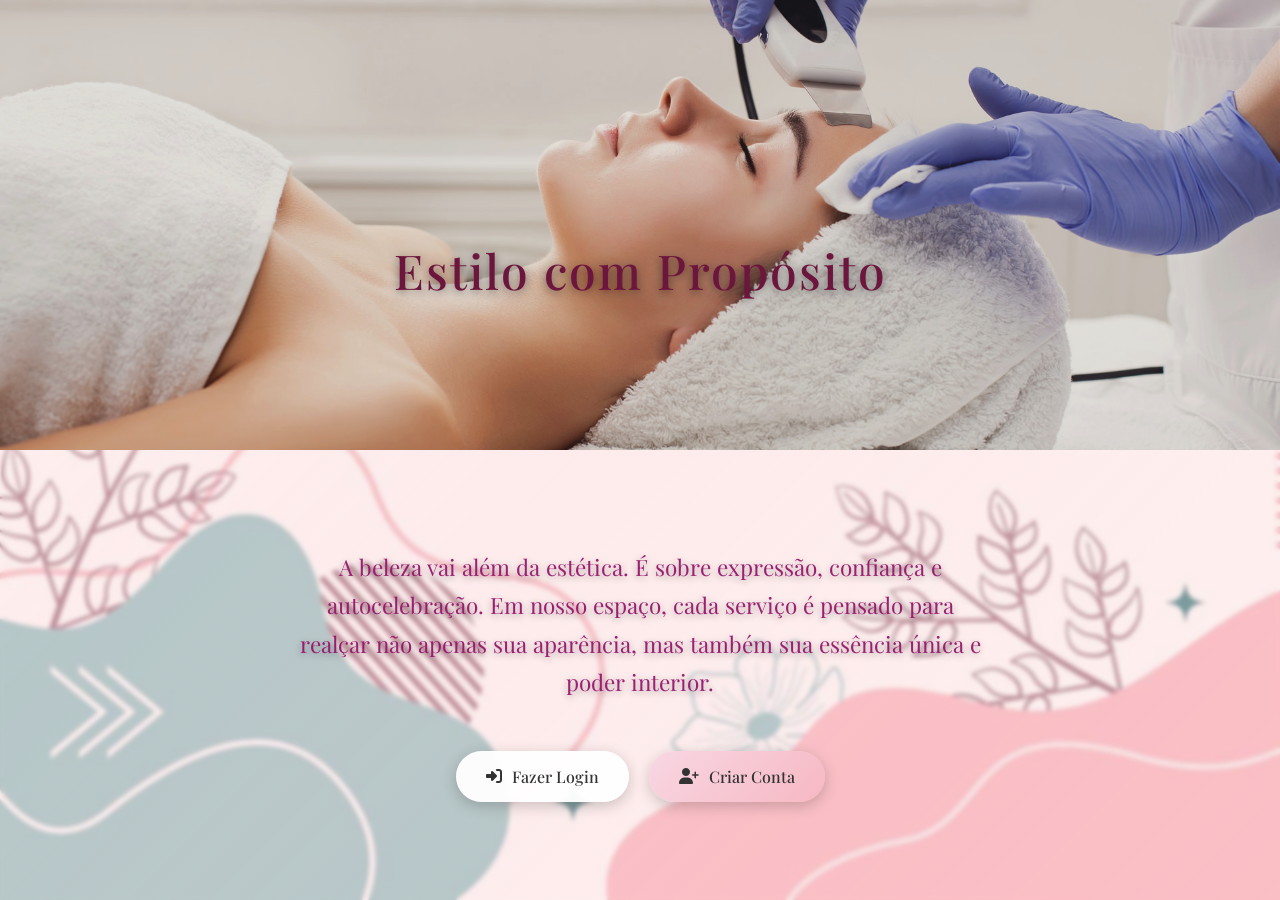
<file: src/public/html/index.html>
<!DOCTYPE html>
<html lang="pt-BR">
<head>
  <meta charset="UTF-8">
  <meta name="viewport" content="width=device-width, initial-scale=1.0">
  <link rel="stylesheet" href="https://cdnjs.cloudflare.com/ajax/libs/font-awesome/6.5.0/css/all.min.css">
  <link rel="stylesheet" href="../css/index.css">
  <title>Estilo com Propósito - Salão de Beleza</title>
</head>
<body>
  <div class="background-overlay"></div>
  
  <!-- METADE SUPERIOR: IMAGEM FULL WIDTH -->
  <section class="hero-section">
    <div class="image-container">
      <img src="../img/index.jpg" alt="Salão de Beleza Estilo com Propósito">
    </div>
    <div class="title-overlay">
      <h1 class="main-title">Estilo com Propósito</h1>
    </div>
  </section>

  <!-- METADE INFERIOR: CONTEÚDO SOLTO -->
  <section class="content-section">
    <p class="inspiration-text">
      A beleza vai além da estética. É sobre expressão, confiança e autocelebração. 
      Em nosso espaço, cada serviço é pensado para realçar não apenas sua aparência, 
      mas também sua essência única e poder interior.
    </p>
    
    <div class="cta-buttons">
      <button class="btn btn-login" onclick="window.location.href='/login'">
        <i class="fa-solid fa-right-to-bracket"></i>
        Fazer Login
      </button>
      <button class="btn btn-cadastro" onclick="window.location.href='/cadastro'">
        <i class="fa-solid fa-user-plus"></i>
        Criar Conta
      </button>
    </div>
  </section>
</body>
</html>
</file>
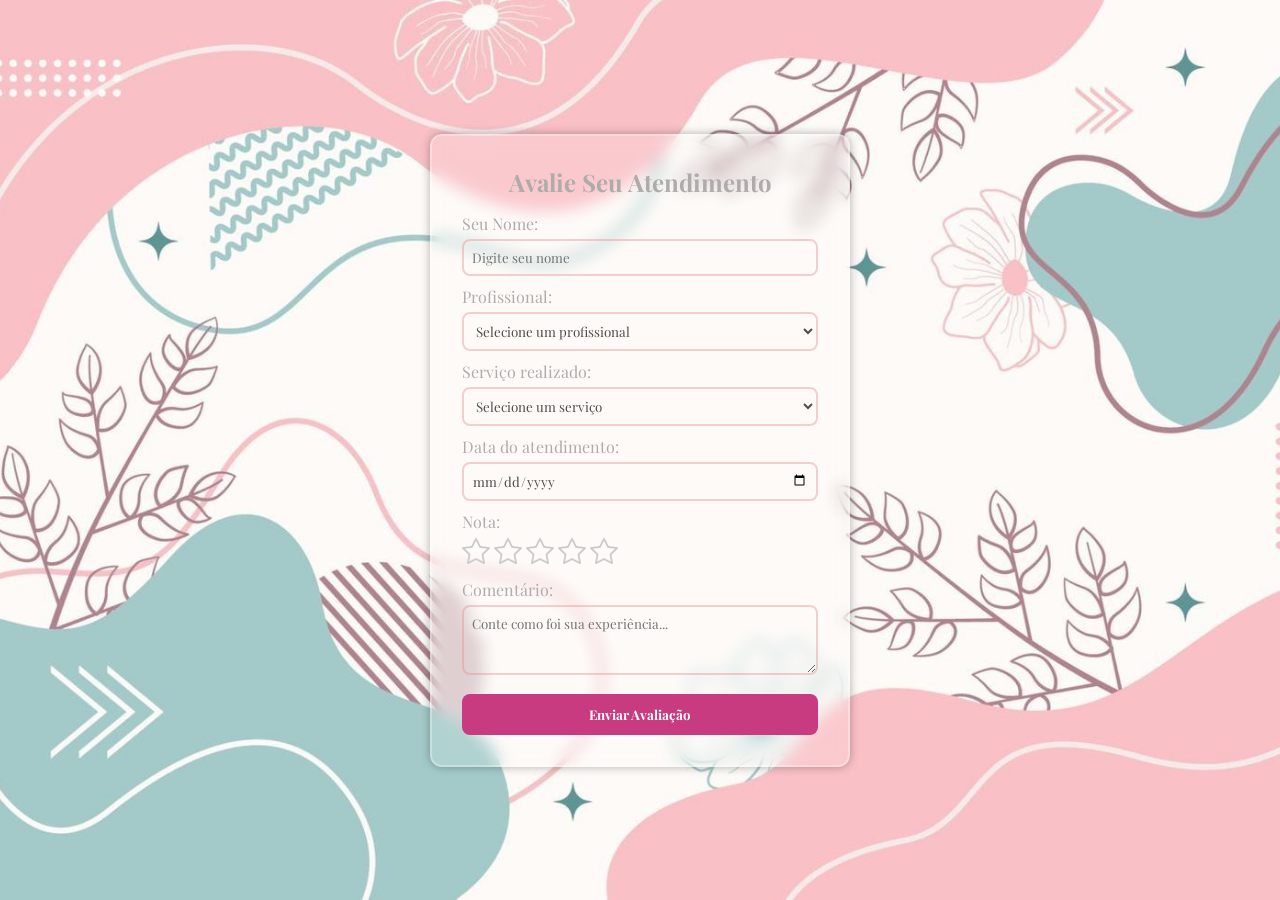
<file: src/public/html/avaliacao.html>
<!DOCTYPE html>
<html lang="pt-BR">
<head>
<meta charset="UTF-8">
<meta name="viewport" content="width=device-width, initial-scale=1.0">
<title>Avaliação - Salão Glamour</title>

<link rel="stylesheet" href="../css/avaliacao.css">

<!-- Bootstrap Icons (para estrelas) -->
<link rel="stylesheet" href="https://cdn.jsdelivr.net/npm/bootstrap-icons@1.11.1/font/bootstrap-icons.css">
</head>

<body>

<div class="container">
    <h2>Avalie Seu Atendimento</h2>

    <!-- FORM ADICIONADO AQUI -->
    <form id="formAvaliacao">
        <label>Seu Nome:</label>
        <input type="text" placeholder="Digite seu nome" required>

        <label>Profissional:</label>
        <select required>
            <option value="">Selecione um profissional</option>
            <option>Maria</option>
            <option>Ana</option>
            <option>Sofia</option>
        </select>

        <label>Serviço realizado:</label>
        <select required>
            <option value="">Selecione um serviço</option>
            <option>Escova e Hidratação</option>
            <option>Unhas em Gel</option>
            <option>Sobrancelha</option>
            <option>Maquiagem</option>
        </select>

        <label>Data do atendimento:</label>
        <input type="date" required>

        <label>Nota:</label>
        <div id="rating">
            <i class="bi bi-star star" data-value="1"></i>
            <i class="bi bi-star star" data-value="2"></i>
            <i class="bi bi-star star" data-value="3"></i>
            <i class="bi bi-star star" data-value="4"></i>
            <i class="bi bi-star star" data-value="5"></i>
        </div>

        <input type="hidden" id="rating-value" name="rating" value="0">

        <label>Comentário:</label>
        <textarea placeholder="Conte como foi sua experiência..."></textarea>

        <button type="submit">Enviar Avaliação</button>
    </form>
    <!-- FIM DO FORM -->
</div>

<script src="../js/avaliacao.js"></script>

</body>
</html>
</file>
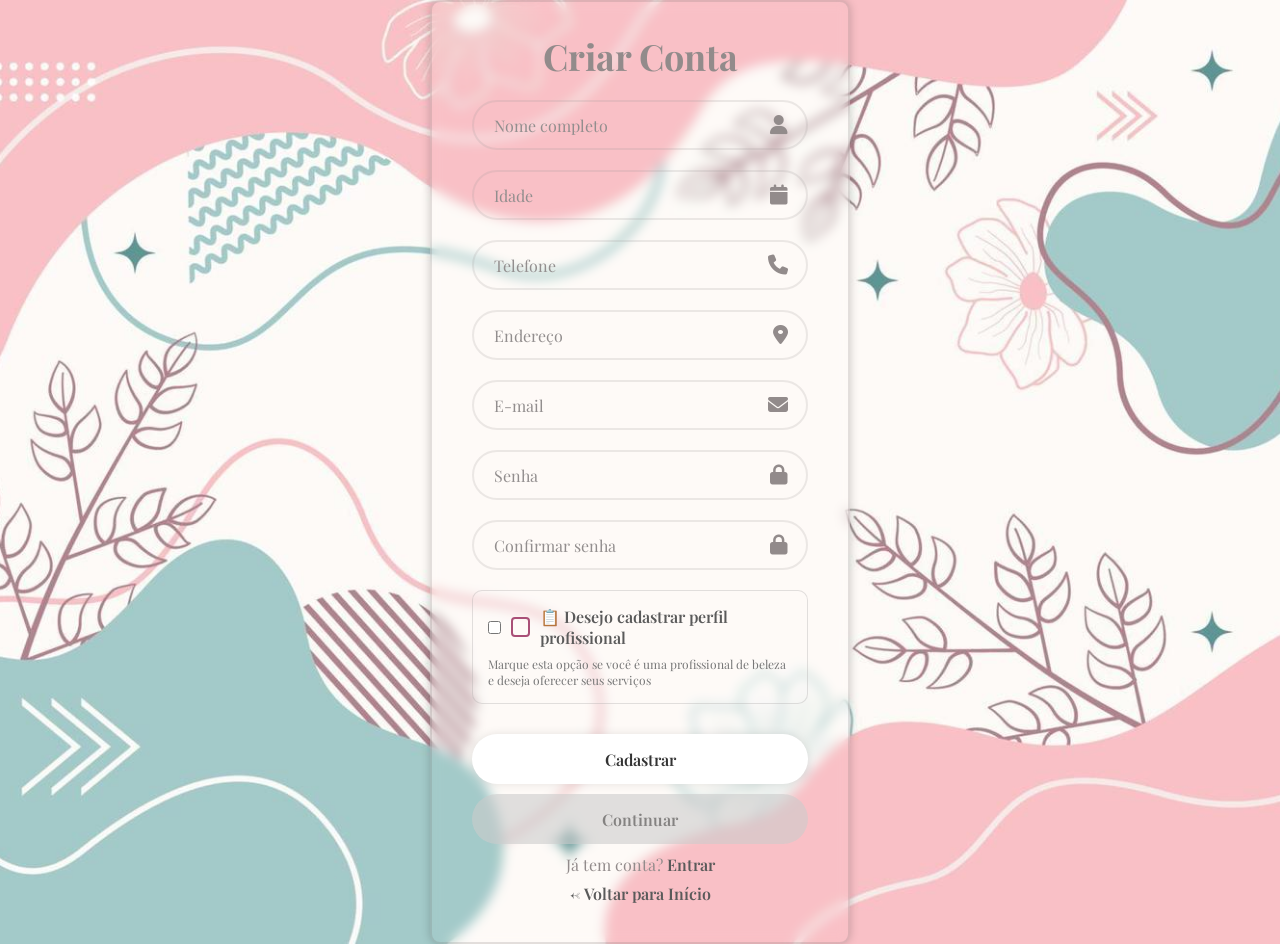
<file: src/public/html/cadastro.html>
<!DOCTYPE html>
<html lang="pt-br">
<head>
  <meta charset="UTF-8">
  <meta name="viewport" content="width=device-width, initial-scale=1.0">
  <link rel="stylesheet" href="https://cdnjs.cloudflare.com/ajax/libs/font-awesome/6.5.0/css/all.min.css">
  <link rel="stylesheet" href="../css/cadastro.css">
  <title>Criar Conta - Salão de Beleza</title>
</head>
<body>
  <main class="container">
    <h1>Criar Conta</h1>

    <div class="input-box">
      <input id="nome" placeholder="Nome completo" type="text">
      <i class="fa-solid fa-user"></i>
    </div>

    <div class="input-box">
      <input id="idade" placeholder="Idade" type="number" min="1">
      <i class="fa-solid fa-calendar"></i>
    </div>

    <div class="input-box">
      <input id="telefone" placeholder="Telefone" type="tel">
      <i class="fa-solid fa-phone"></i>
    </div>

    <div class="input-box">
      <input id="endereco" placeholder="Endereço" type="text">
      <i class="fa-solid fa-location-dot"></i>
    </div>

    <div class="input-box">
      <input id="email" placeholder="E-mail" type="email">
      <i class="fa-solid fa-envelope"></i>
    </div>

    <div class="input-box">
      <input id="senha" placeholder="Senha" type="password">
      <i class="fa-solid fa-lock"></i>
    </div>

    <div class="input-box">
      <input id="confirmar" placeholder="Confirmar senha" type="password">
      <i class="fa-solid fa-lock"></i>
    </div>

    <!-- Nova opção para cadastro profissional -->
    <div class="tipo-usuario-box">
      <label class="checkbox-label">
        <input type="checkbox" id="cadastroProfissional">
        <span class="checkmark"></span>
        📋 Desejo cadastrar perfil profissional
      </label>
      <small class="help-text">Marque esta opção se você é uma profissional de beleza e deseja oferecer seus serviços</small>
    </div>

    <button type="submit" class="login" id="btnCadastrar">Cadastrar</button>
    <button class="continuar" id="btnContinuar">Continuar</button>

    <div class="register-link">
      <p>Já tem conta? <a href="/login">Entrar</a></p>
      <p><a href="/">← Voltar para Início</a></p>
    </div>
  </main>

  <script src="../js/cadastro.js"></script>
</body>
</html>
</file>
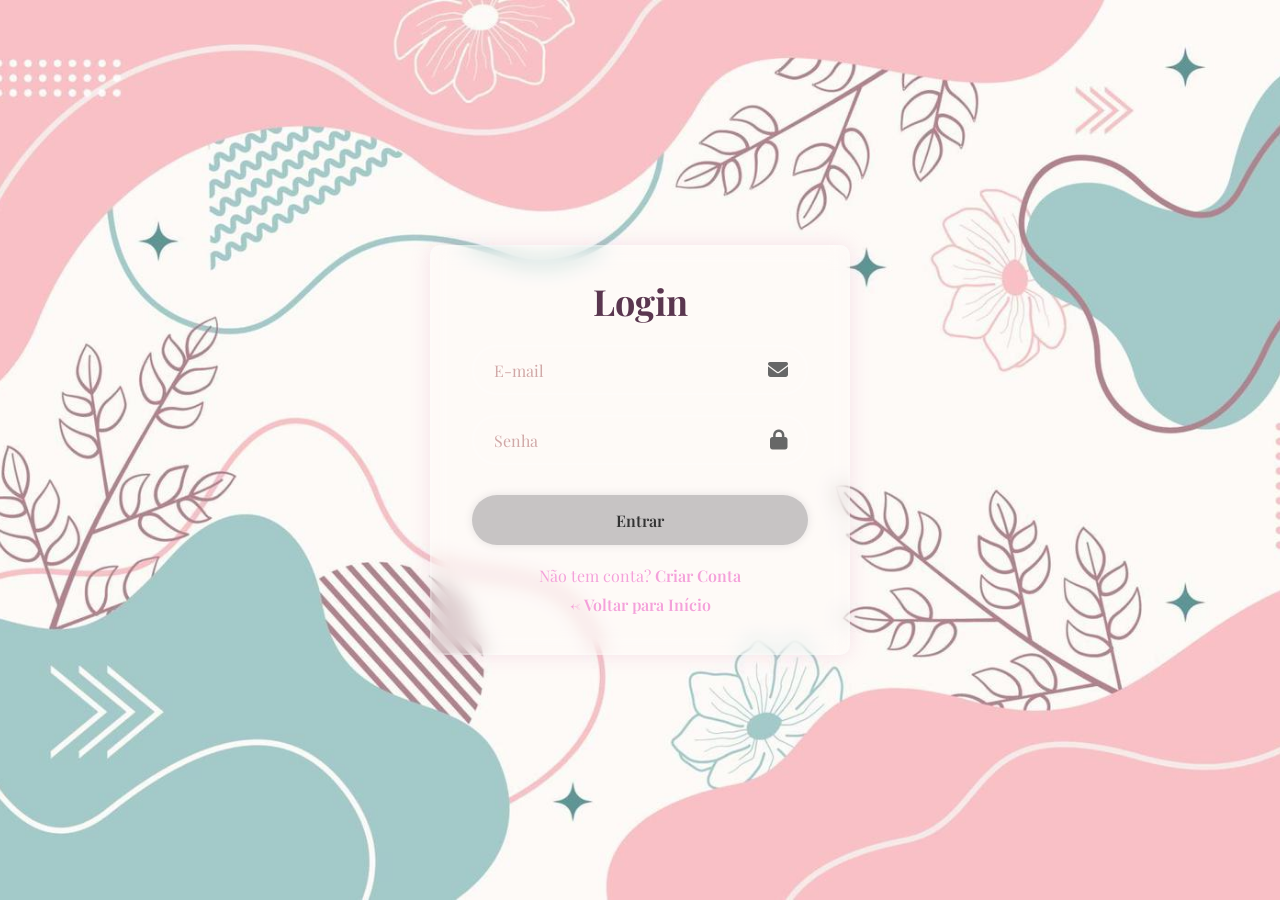
<file: src/public/html/login.html>
<!DOCTYPE html>
<html lang="pt-br">
<head>
  <meta charset="UTF-8">
  <meta name="viewport" content="width=device-width, initial-scale=1.0">
  <link rel="stylesheet" href="https://cdnjs.cloudflare.com/ajax/libs/font-awesome/6.5.0/css/all.min.css">
  <link rel="stylesheet" href="../css/login.css">
  <title>Login - Salão de Beleza</title>
</head>
<body>
  <main class="container">
    <h1>Login</h1>

    <form id="loginForm">
      <div class="input-box">
        <input id="email" name="email" placeholder="E-mail" type="email" required>
        <i class="fa-solid fa-envelope"></i>
      </div>

      <div class="input-box">
        <input id="senha" name="senha" placeholder="Senha" type="password" required>
        <i class="fa-solid fa-lock"></i>
      </div>

      <button type="submit" class="login-btn">Entrar</button>
    </form>

    <div class="register-link">
      <p>Não tem conta? <a href="/cadastro">Criar Conta</a></p>
      <p><a href="/">← Voltar para Início</a></p>
    </div>
  </main>

  <script src="../js/login.js"></script>
</body>
</html>
</file>
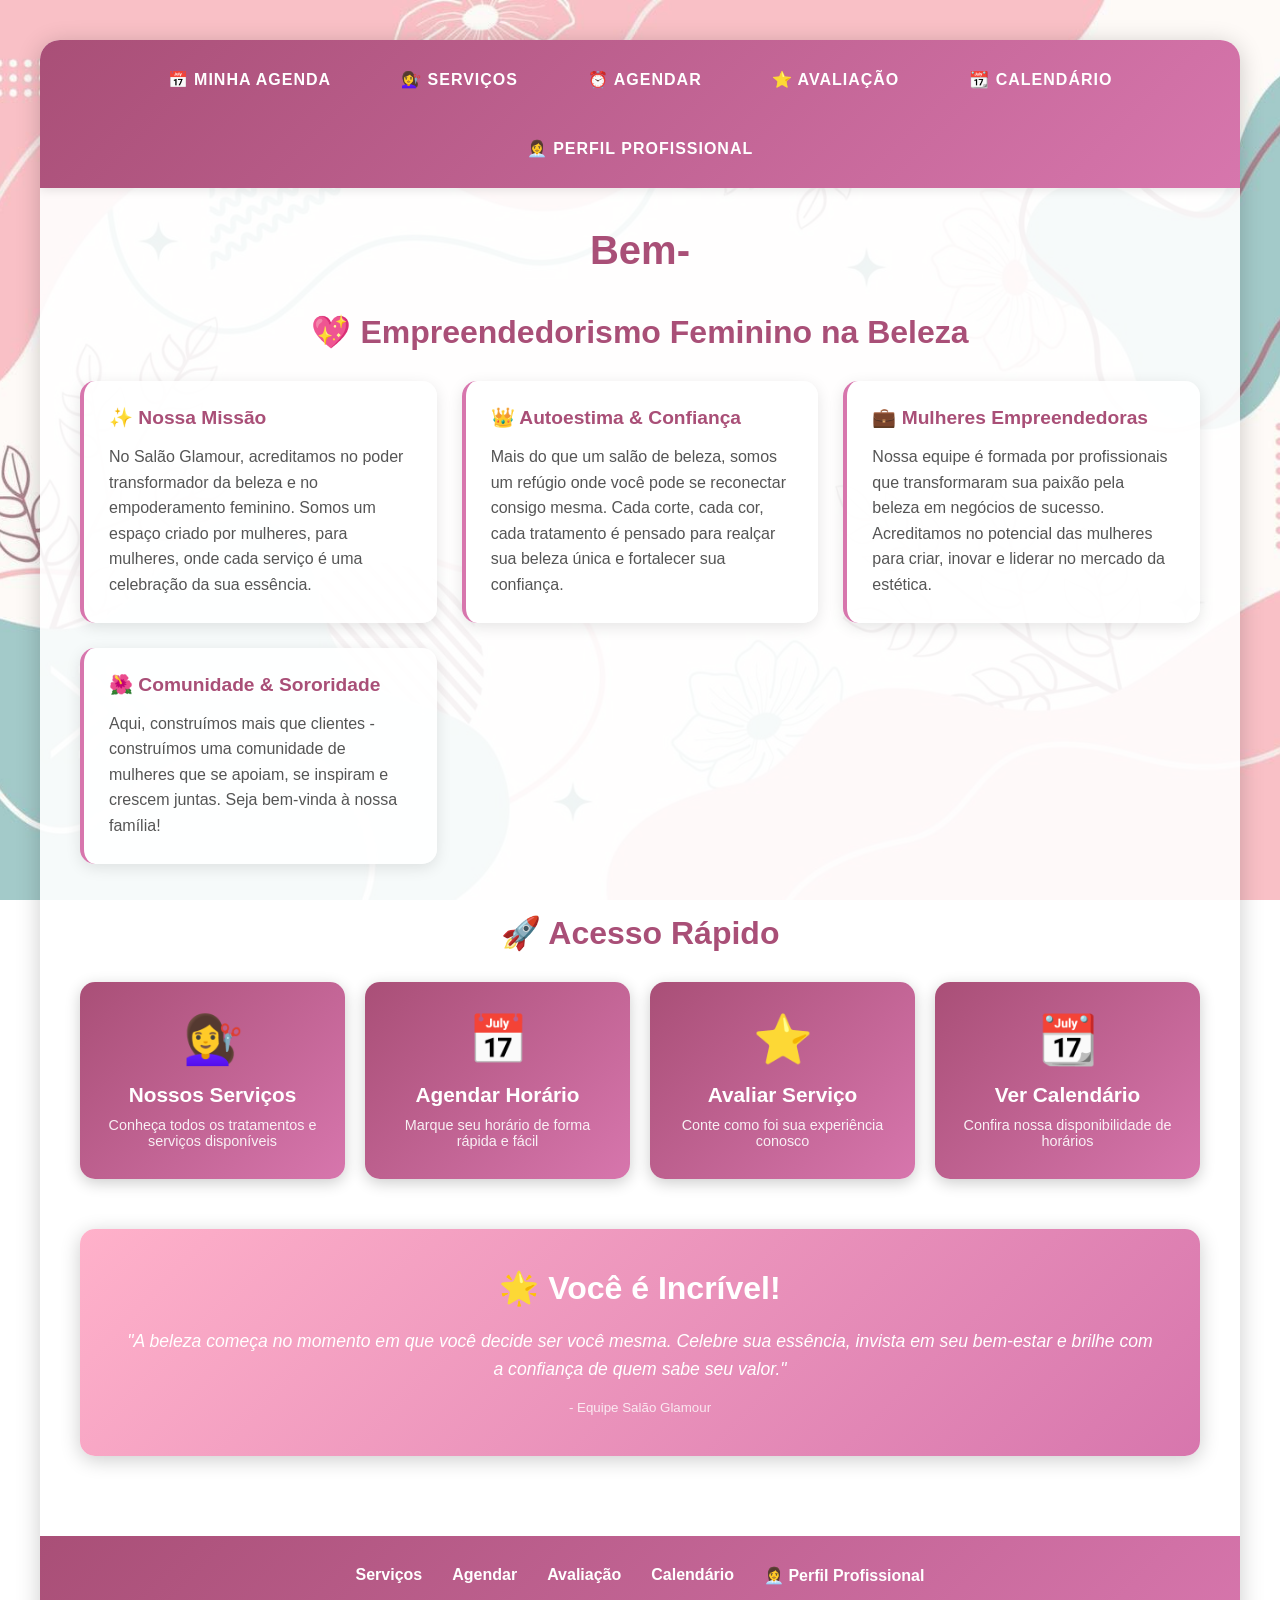
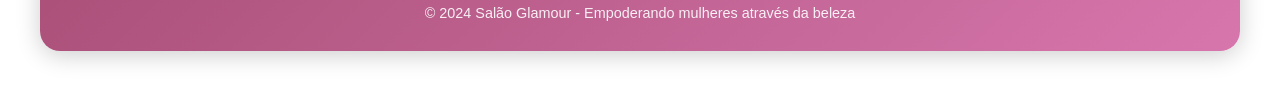
<file: src/public/html/menu.html>
<!DOCTYPE html>
<html lang="pt-BR">
<head>
  <meta charset="UTF-8">
  <meta name="viewport" content="width=device-width, initial-scale=1.0">
  <title>Home - Salão Glamour</title>
  <link rel="stylesheet" href="../css/menu.css">
</head>
<body>
  <div class="container">
   <!-- Header com Menu de Navegação -->
<header class="header">
  <nav class="nav-menu">
    <a href="/minhaagenda" class="nav-link">📅 Minha Agenda</a>
    <a href="/servicos" class="nav-link">💇‍♀️ Serviços</a>
    <a href="/agenda" class="nav-link">⏰ Agendar</a>
    <a href="/avaliacao" class="nav-link">⭐ Avaliação</a>
    <a href="/calendario" class="nav-link">📆 Calendário</a>
    <a href="/perfilprofissional" class="nav-link">👩‍💼 Perfil Profissional</a>
  </nav>
</header>

    <main class="main-content">
      <h1 class="welcome-title">Bem-vinda ao Salão Glamour</h1>
      
      <!-- Seção de Empreendedorismo Feminino -->
      <section class="inspiration-section">
        <h2>💖 Empreendedorismo Feminino na Beleza</h2>
        <div class="content-grid">
          <div class="text-card">
            <h3>✨ Nossa Missão</h3>
            <p>No Salão Glamour, acreditamos no poder transformador da beleza e no empoderamento feminino. Somos um espaço criado por mulheres, para mulheres, onde cada serviço é uma celebração da sua essência.</p>
          </div>
          
          <div class="text-card">
            <h3>👑 Autoestima & Confiança</h3>
            <p>Mais do que um salão de beleza, somos um refúgio onde você pode se reconectar consigo mesma. Cada corte, cada cor, cada tratamento é pensado para realçar sua beleza única e fortalecer sua confiança.</p>
          </div>
          
          <div class="text-card">
            <h3>💼 Mulheres Empreendedoras</h3>
            <p>Nossa equipe é formada por profissionais que transformaram sua paixão pela beleza em negócios de sucesso. Acreditamos no potencial das mulheres para criar, inovar e liderar no mercado da estética.</p>
          </div>
          
          <div class="text-card">
            <h3>🌺 Comunidade & Sororidade</h3>
            <p>Aqui, construímos mais que clientes - construímos uma comunidade de mulheres que se apoiam, se inspiram e crescem juntas. Seja bem-vinda à nossa família!</p>
          </div>
        </div>
      </section>

      <!-- Cards de Acesso Rápido -->
      <section class="quick-access">
        <h2>🚀 Acesso Rápido</h2>
        <div class="access-grid">
          <a href="/servicos" class="access-card">
            <div class="card-icon">💇‍♀️</div>
            <h3>Nossos Serviços</h3>
            <p>Conheça todos os tratamentos e serviços disponíveis</p>
          </a>
          
          <a href="/agenda" class="access-card">
            <div class="card-icon">📅</div>
            <h3>Agendar Horário</h3>
            <p>Marque seu horário de forma rápida e fácil</p>
          </a>
          
          <a href="/avaliacao" class="access-card">
            <div class="card-icon">⭐</div>
            <h3>Avaliar Serviço</h3>
            <p>Conte como foi sua experiência conosco</p>
          </a>
          
          <a href="/calendario" class="access-card">
            <div class="card-icon">📆</div>
            <h3>Ver Calendário</h3>
            <p>Confira nossa disponibilidade de horários</p>
          </a>
        </div>
      </section>

      <!-- Mensagem Motivacional -->
      <section class="motivational-section">
        <div class="motivational-card">
          <h2>🌟 Você é Incrível!</h2>
          <p>"A beleza começa no momento em que você decide ser você mesma. Celebre sua essência, invista em seu bem-estar e brilhe com a confiança de quem sabe seu valor."</p>
          <small>- Equipe Salão Glamour</small>
        </div>
      </section>
    </main>

    <!-- Footer -->
 <footer class="footer">
  <div class="footer-links">
    <a href="/servicos" class="footer-link">Serviços</a>
    <a href="/agenda" class="footer-link">Agendar</a>
    <a href="/avaliacao" class="footer-link">Avaliação</a>
    <a href="/calendario" class="footer-link">Calendário</a>
    <a href="/perfilprofissional" class="footer-link">👩‍💼 Perfil Profissional</a>
   </div>
  <p class="footer-text">© 2024 Salão Glamour - Empoderando mulheres através da beleza</p>
 </footer>
  </div>

  <script src="../js/menu.js"></script>
</body>
</html>
</file>
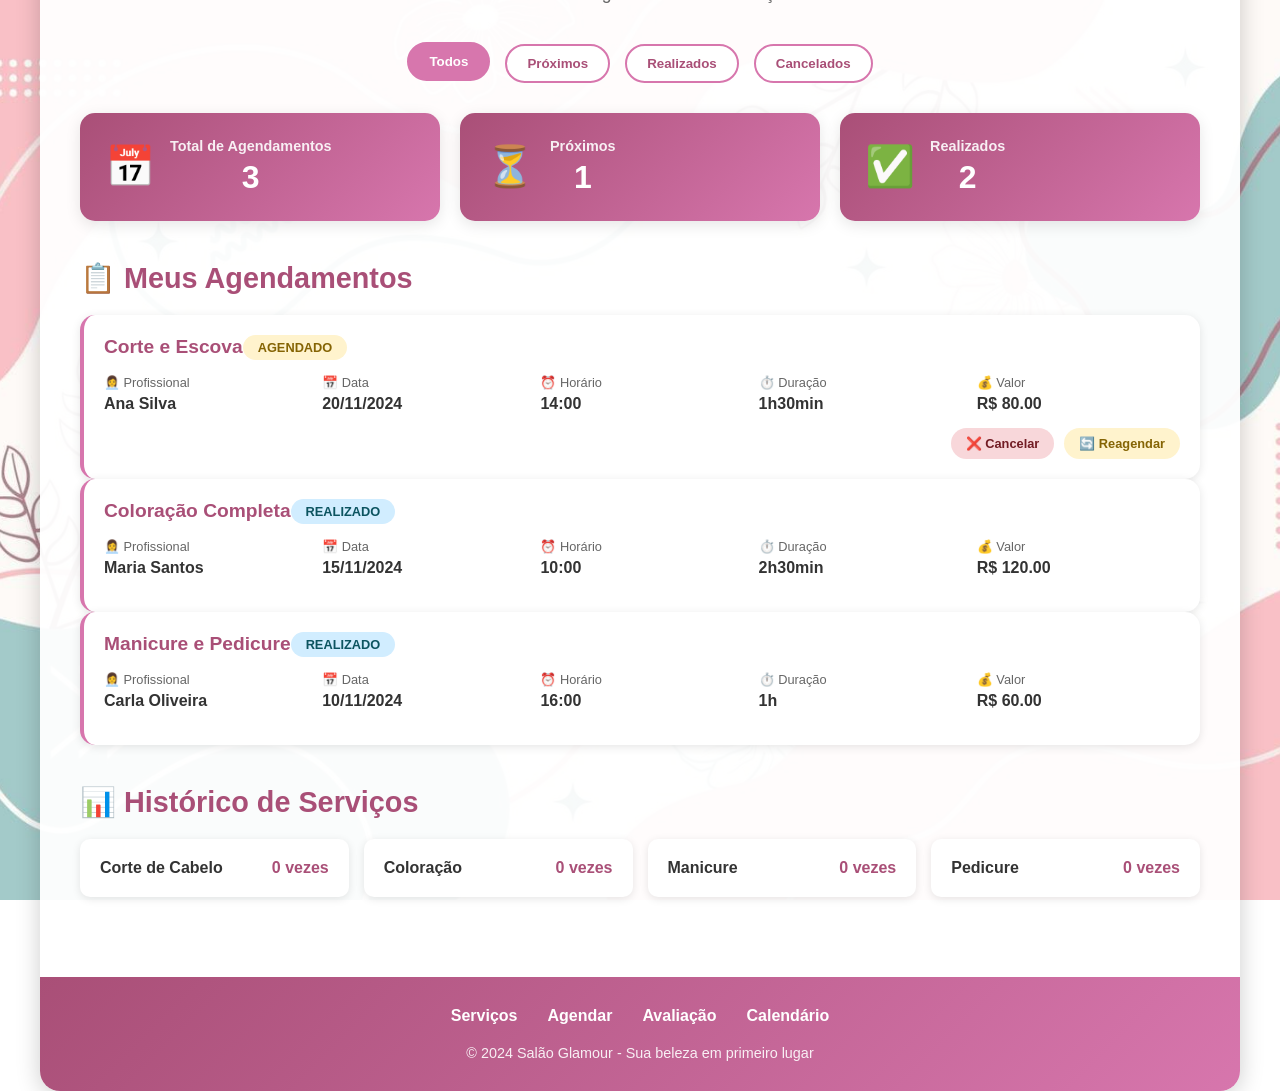
<file: src/public/html/minhaagenda.html>
<!DOCTYPE html>
<html lang="pt-BR">
<head>
  <meta charset="UTF-8">
  <meta name="viewport" content="width=device-width, initial-scale=1.0">
  <title>Minha Agenda - Salão Glamour</title>
  <link rel="stylesheet" href="../css/minhaagenda.css">
  <link rel="stylesheet" href="https://cdnjs.cloudflare.com/ajax/libs/font-awesome/6.5.0/css/all.min.css">
</head>
<body>
  <div class="container">
    <!-- Header com Menu -->
    <header class="header">
      <nav class="nav-menu">
        <a href="/minhaagenda" class="nav-link active">📅 Minha Agenda</a>
        <a href="/servicos" class="nav-link">💇‍♀️ Serviços</a>
        <a href="/agenda" class="nav-link">⏰ Agendar</a>
        <a href="/avaliacao" class="nav-link">⭐ Avaliação</a>
        <a href="/calendario" class="nav-link">📆 Calendário</a>
      </nav>
    </header>

    <main class="main-content">
      <h1 class="page-title">📅 Minha Agenda</h1>
      <p class="page-subtitle">Confira seu histórico de agendamentos e serviços realizados</p>

      <!-- Filtros -->
      <div class="filters">
        <button class="filter-btn active" data-filter="all">Todos</button>
        <button class="filter-btn" data-filter="pending">Próximos</button>
        <button class="filter-btn" data-filter="completed">Realizados</button>
        <button class="filter-btn" data-filter="cancelled">Cancelados</button>
      </div>

      <!-- Estatísticas -->
      <div class="stats-cards">
        <div class="stat-card">
          <div class="stat-icon">📅</div>
          <div class="stat-info">
            <h3>Total de Agendamentos</h3>
            <span class="stat-number" id="total-agendamentos">0</span>
          </div>
        </div>
        <div class="stat-card">
          <div class="stat-icon">⏳</div>
          <div class="stat-info">
            <h3>Próximos</h3>
            <span class="stat-number" id="proximos-agendamentos">0</span>
          </div>
        </div>
        <div class="stat-card">
          <div class="stat-icon">✅</div>
          <div class="stat-info">
            <h3>Realizados</h3>
            <span class="stat-number" id="realizados-agendamentos">0</span>
          </div>
        </div>
      </div>

      <!-- Lista de Agendamentos -->
      <section class="agendamentos-section">
        <h2>📋 Meus Agendamentos</h2>
        
        <div class="agendamentos-list" id="agendamentos-list">
          <!-- Os agendamentos serão carregados aqui via JavaScript -->
          <div class="loading">
            <i class="fas fa-spinner fa-spin"></i>
            <p>Carregando seus agendamentos...</p>
          </div>
        </div>

        <!-- Mensagem quando não há agendamentos -->
        <div class="no-agendamentos" id="no-agendamentos" style="display: none;">
          <div class="empty-state">
            <div class="empty-icon">📅</div>
            <h3>Nenhum agendamento encontrado</h3>
            <p>Você ainda não possui agendamentos. Que tal marcar seu primeiro horário?</p>
            <a href="/agenda" class="btn-primary">🔄 Fazer Agendamento</a>
          </div>
        </div>
      </section>

      <!-- Histórico de Serviços -->
      <section class="historico-section">
        <h2>📊 Histórico de Serviços</h2>
        
        <div class="servicos-stats">
          <div class="servico-stat">
            <span class="servico-name">Corte de Cabelo</span>
            <span class="servico-count">0 vezes</span>
          </div>
          <div class="servico-stat">
            <span class="servico-name">Coloração</span>
            <span class="servico-count">0 vezes</span>
          </div>
          <div class="servico-stat">
            <span class="servico-name">Manicure</span>
            <span class="servico-count">0 vezes</span>
          </div>
          <div class="servico-stat">
            <span class="servico-name">Pedicure</span>
            <span class="servico-count">0 vezes</span>
          </div>
        </div>
      </section>
    </main>

    <!-- Footer -->
    <footer class="footer">
      <div class="footer-links">
        <a href="/servicos" class="footer-link">Serviços</a>
        <a href="/agenda" class="footer-link">Agendar</a>
        <a href="/avaliacao" class="footer-link">Avaliação</a>
        <a href="/calendario" class="footer-link">Calendário</a>
      </div>
      <p class="footer-text">© 2024 Salão Glamour - Sua beleza em primeiro lugar</p>
    </footer>
  </div>

  <script src="../js/minhaagenda.js"></script>
</body>
</html>
</file>
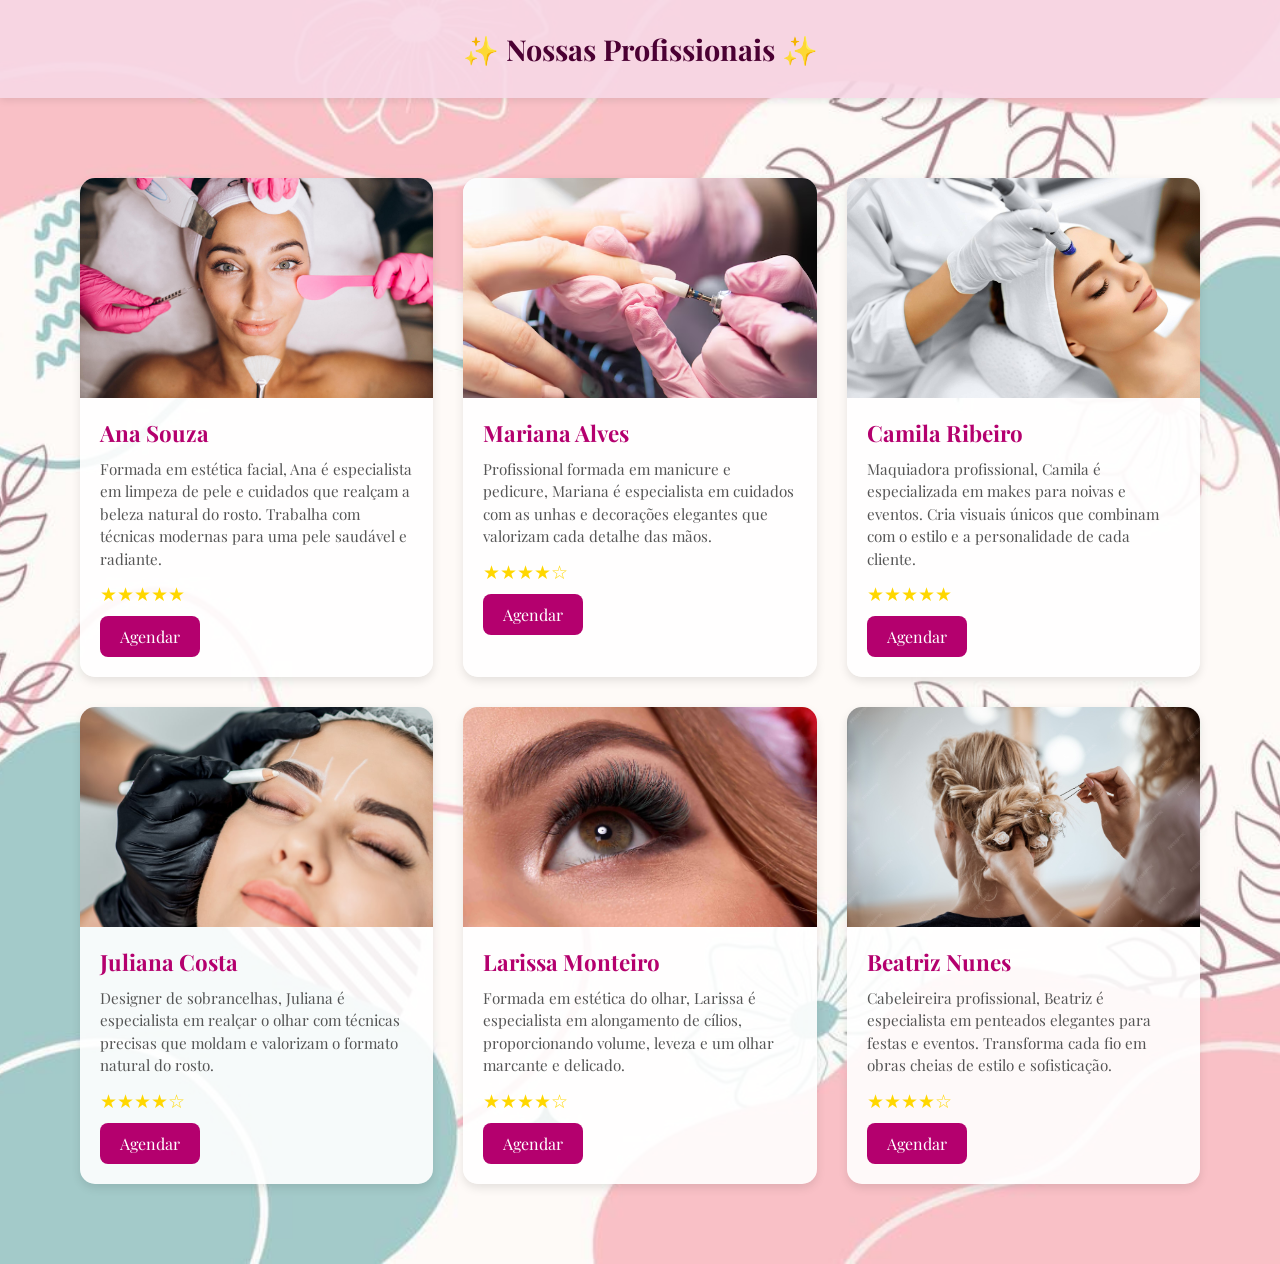
<file: src/public/html/servicos.html>
<!DOCTYPE html>
<html lang="pt-BR">
<head>
  <meta charset="UTF-8">
  <meta name="viewport" content="width=device-width, initial-scale=1.0">
  <title>Divulgação de Serviços - Salão de Beleza</title>
  <link rel="stylesheet" href="../css/servicos.css">
</head>
<body>

  <header>✨ Nossas Profissionais ✨</header>

  <div class="container">
    <!-- Profissional 1 -->
    <div class="card">
      <div class="foto" style="background-image: url('../img/estetica.jpg');"></div>
      <div class="info">
        <h3>Ana Souza</h3>
        <p>Formada em estética facial, Ana é especialista em limpeza de pele e cuidados que realçam a beleza natural do rosto. Trabalha com técnicas modernas para uma pele saudável e radiante.</p>
        <div class="avaliacao">★★★★★</div>
        <a href="/agenda" class="btn-agendar">Agendar</a>
      </div>
    </div>

    <!-- Profissional 2 -->
    <div class="card">
      <div class="foto" style="background-image: url('../img/unha.avif');"></div>
      <div class="info">
        <h3>Mariana Alves</h3>
        <p>Profissional formada em manicure e pedicure, Mariana é especialista em cuidados com as unhas e decorações elegantes que valorizam cada detalhe das mãos.</p>
        <div class="avaliacao">★★★★☆</div>
        <a href="/agenda" class="btn-agendar">Agendar</a>
      </div>
    </div>

    <!-- Profissional 3 -->
    <div class="card">
      <div class="foto" style="background-image: url('../img/demartologista.jpeg');"></div>
      <div class="info">
        <h3>Camila Ribeiro</h3>
        <p>Maquiadora profissional, Camila é especializada em makes para noivas e eventos. Cria visuais únicos que combinam com o estilo e a personalidade de cada cliente.</p>
        <div class="avaliacao">★★★★★</div>
        <a href="/agenda" class="btn-agendar">Agendar</a>
      </div>
    </div>

    <!-- Profissional 4 -->
    <div class="card">
      <div class="foto" style="background-image: url('../img/sobrancelhas.jpg');"></div>
      <div class="info">
        <h3>Juliana Costa</h3>
        <p>Designer de sobrancelhas, Juliana é especialista em realçar o olhar com técnicas precisas que moldam e valorizam o formato natural do rosto.</p>
        <div class="avaliacao">★★★★☆</div>
        <a href="/agenda" class="btn-agendar">Agendar</a>
      </div>
    </div>

    <!-- Profissional 5 -->
     <div class="card">
      <div class="foto" style="background-image: url('../img/sobrancelhas.webp');"></div>
      <div class="info">
        <h3>Larissa Monteiro</h3>
        <p>Formada em estética do olhar, Larissa é especialista em alongamento de cílios, proporcionando volume, leveza e um olhar marcante e delicado.</p>
        <div class="avaliacao">★★★★☆</div>
        <a href="/agenda" class="btn-agendar">Agendar</a>
      </div>
    </div>

      <!-- Profissional 6 -->
     <div class="card">
      <div class="foto" style="background-image: url('../img/cabeleireira.jpg');"></div>
      <div class="info">
        <h3>Beatriz Nunes</h3>
        <p>Cabeleireira profissional, Beatriz é especialista em penteados elegantes para festas e eventos. Transforma cada fio em obras cheias de estilo e sofisticação.</p>
        <div class="avaliacao">★★★★☆</div>
        <a href="/agenda" class="btn-agendar">Agendar</a>
      </div>
    </div>

  </div>

</body>
</html>
</file>
<file: src/public/css/index.css>
@import url('https://fonts.googleapis.com/css2?family=Playfair+Display:wght@300;400;500;700&display=swap');

* {
  margin: 0;
  padding: 0;
  box-sizing: border-box;
  font-family: "Playfair Display", serif;
}

body {
  min-height: 100vh;
  background: url('../img/imagem.jpg') no-repeat center center/cover;
  position: relative;
  overflow-x: hidden;
}

.background-overlay {
  position: fixed;
  top: 0;
  left: 0;
  width: 100%;
  height: 100%;
  background: linear-gradient(
    135deg,
    rgba(255, 182, 193, 0.15) 0%,
    rgba(255, 192, 203, 0.25) 50%,
    rgba(255, 182, 193, 0.15) 100%
  );
  backdrop-filter: blur(2px);
  z-index: 1;
}

/* SEÇÃO DA IMAGEM (METADE SUPERIOR) */
.hero-section {
  height: 50vh;
  position: relative;
  display: flex;
  align-items: center;
  justify-content: center;
  z-index: 2;
}

.image-container {
  width: 100%;
  height: 100%;
  overflow: hidden;
}

.image-container img {
  width: 100%;
  height: 100%;
  object-fit: cover;
  object-position: center;
  filter: brightness(0.9);
}

.title-overlay {
  position: absolute;
  top: 60%;
  left: 50%;
  transform: translate(-50%, -50%);
  text-align: center;
  z-index: 3;
}

.main-title {
  font-size: 3rem;
  font-weight: 500;
  color: #6c163d;
  text-shadow: 
    0 2px 10px rgba(0, 0, 0, 0.5),
    0 0 30px rgba(255, 255, 255, 0.3);
  letter-spacing: 2px;
  margin-bottom: 0;
}

/* SEÇÃO DO CONTEÚDO (METADE INFERIOR) - FRASE SOLTA */
.content-section {
  height: 50vh;
  display: flex;
  flex-direction: column;
  align-items: center;
  justify-content: center;
  position: relative;
  z-index: 2;
  padding: 0 40px;
  text-align: center;
}

.inspiration-text {
  font-size: 1.4rem;
  line-height: 1.7;
  color: #96156d;
  margin-bottom: 50px;
  text-shadow: 0 2px 8px rgba(0, 0, 0, 0.4);
  opacity: 0.95;
  max-width: 700px;
  font-weight: 400;
}

/* BOTÕES */
.cta-buttons {
  display: flex;
  gap: 20px;
  justify-content: center;
  flex-wrap: wrap;
}

.btn {
  display: flex;
  align-items: center;
  gap: 10px;
  padding: 15px 30px;
  border: none;
  border-radius: 50px;
  font-size: 1rem;
  font-weight: 500;
  cursor: pointer;
  transition: all 0.3s ease;
  min-width: 160px;
  justify-content: center;
  box-shadow: 0 4px 15px rgba(0, 0, 0, 0.2);
  text-decoration: none;
}

.btn-login {
  background: rgba(255, 255, 255, 0.95);
  color: #333;
}

.btn-login:hover {
  background: #fff;
  transform: translateY(-2px);
  box-shadow: 0 6px 20px rgba(0, 0, 0, 0.25);
}

.btn-cadastro {
  background: linear-gradient(135deg, #f8d7e3, #f6b8c3);
  color: #333;
}

.btn-cadastro:hover {
  background: linear-gradient(135deg, #f6b8c3, #f4a5b3);
  transform: translateY(-2px);
  box-shadow: 0 6px 20px rgba(246, 184, 195, 0.4);
}

/* RESPONSIVO */
@media (max-width: 768px) {
  .hero-section {
    height: 45vh;
  }
  
  .content-section {
    height: 55vh;
    padding: 0 30px;
  }
  
  .main-title {
    font-size: 2.2rem;
    top: 65%;
  }
  
  .inspiration-text {
    font-size: 1.2rem;
    margin-bottom: 40px;
    max-width: 600px;
  }
  
  .cta-buttons {
    flex-direction: column;
    align-items: center;
  }
  
  .btn {
    width: 100%;
    max-width: 250px;
  }
}

@media (max-width: 480px) {
  .hero-section {
    height: 40vh;
  }
  
  .content-section {
    height: 60vh;
    padding: 0 20px;
  }
  
  .main-title {
    font-size: 1.8rem;
    top: 70%;
  }
  
  .inspiration-text {
    font-size: 1.1rem;
    margin-bottom: 30px;
    line-height: 1.6;
  }
  
  .btn {
    padding: 12px 25px;
    min-width: 140px;
  }
  
  .image-container img {
    object-position: center 30%;
  }
}
</file>
<file: src/public/css/avaliacao.css>
@import url('https://fonts.googleapis.com/css2?family=Playfair+Display:wght@400;600;700&display=swap');

*{
    margin: 0;
    padding: 0;
    box-sizing: border-box;
    font-family: "Playfair Display", serif;
}

body {
    display: flex;
    justify-content: center;
    align-items: center;
    min-height: 100vh;

    /* mesmo estilo da sua tela de login */
    background: url('../img/imagem.jpg');
    background-size: cover;
    background-position: center;
}

.container {
    width: 420px;
    background-color: rgba(255, 255, 255, 0.15);
    border: 2px solid rgba(255,255,255,0.3);
    backdrop-filter: blur(8px);
    border-radius: 12px;
    padding: 30px;
    color: #afabab;
    box-shadow: 0 0 10px rgba(0,0,0,.3);
}

.container h2 {
    text-align: center;
    margin-bottom: 15px;
    font-weight: bold;
}

label {
    margin-top: 10px;
    display: block;
}

input, select, textarea {
    width: 100%;
    padding: 8px;
    border-radius: 8px;
    border: 2px solid rgba(230, 140, 140, 0.4);
    background: transparent;
    color: #504c4c;
    margin-top: 5px;
}

textarea {
    height: 70px;
}

button {
    width: 100%;
    padding: 12px;
    margin-top: 15px;
    background: #c83b81;
    color: #fff;
    border: none;
    border-radius: 8px;
    cursor: pointer;
    font-weight: bold;
}

button:hover {
    background: #a82f6c;
}

/* Estrelas */
.star {
    font-size: 28px;
    cursor: pointer;
    color: #ccc;
    transition: 0.2s;
}

.star.selected,
.star.hover {
    color: #ffb400;
}
</file>
<file: src/public/css/cadastro.css>
@import url('https://fonts.googleapis.com/css2?family=Playfair+Display:wght@300;400;500;700&display=swap');

* {
  margin: 0;
  padding: 0;
  box-sizing: border-box;
  font-family: "Playfair Display", serif;
}

body {
  display: flex;
  justify-content: center;
  align-items: center;
  min-height: 100vh;
  background: url('../img/imagem.jpg');
  background-size: cover;
  background-position: center;
}

.container {
  width: 420px;
  background-color: transparent;
  border: 2px solid rgba(116, 112, 112, 0.2);
  border-radius: 10px;
  color: #928b8b;
  padding: 30px 40px;
  box-shadow: 0 0 10px rgba(0, 0, 0, .2);
  backdrop-filter: blur(6px);
}

.container h1 {
  font-size: 36px;
  text-align: center;
}

.input-box {
  position: relative;
  width: 100%;
  height: 50px;
  margin: 20px 0;
}

.input-box input {
  width: 100%;
  height: 100%;
  background-color: transparent;
  border: 2px solid rgba(160, 155, 155, 0.2);
  border-radius: 40px;
  outline: none;
  font-size: 16px;
  color: #6b6a6a;
  padding: 20px 45px 20px 20px;
}

.input-box input::placeholder {
  color: #928e8e;
}

.input-box i {
  position: absolute;
  right: 20px;
  top: 50%;
  transform: translateY(-50%);
  font-size: 20px;
}

/* Nova seção para tipo de usuário */
.tipo-usuario-box {
  margin: 20px 0;
  padding: 15px;
  background: rgba(255, 255, 255, 0.1);
  border-radius: 10px;
  border: 1px solid rgba(160, 155, 155, 0.3);
}

.checkbox-label {
  display: flex;
  align-items: center;
  cursor: pointer;
  font-weight: 600;
  color: #5a5a5a;
  margin-bottom: 8px;
}

.checkbox-label input {
  margin-right: 10px;
}

.checkmark {
  width: 20px;
  height: 20px;
  border: 2px solid #a94f77;
  border-radius: 4px;
  margin-right: 10px;
  position: relative;
}

.checkbox-label input:checked + .checkmark {
  background: #a94f77;
}

.checkbox-label input:checked + .checkmark::after {
  content: '✓';
  color: white;
  position: absolute;
  top: 50%;
  left: 50%;
  transform: translate(-50%, -50%);
  font-size: 14px;
}

.help-text {
  font-size: 12px;
  color: #777;
  display: block;
  margin-top: 5px;
}

.login, .continuar {
  width: 100%;
  height: 50px;
  border: none;
  border-radius: 40px;
  cursor: pointer;
  font-size: 16px;
  font-weight: 600;
  margin-top: 10px;
  transition: .4s;
}

.login {
  background-color: #fff;
  color: #333;
  box-shadow: 0 0 10px rgba(0, 0, 0, .1);
}

.login:hover {
  background-color: #f0f0f0;
  transform: scale(1.02);
}

.continuar {
  background-color: #f6b8c3;
  color: #333;
}

.continuar:hover {
  background-color: #f4a5b3;
  transform: scale(1.02);
}

.continuar:disabled {
  background-color: #cccccc;
  cursor: not-allowed;
  transform: none;
}

.register-link {
  text-align: center;
  margin-top: 10px;
}

.register-link a {
  text-decoration: none;
  font-weight: 600;
  color: #5a5a5a;
}

.register-link p {
  margin: 8px 0;
}
</file>
<file: src/public/css/login.css>
@import url('https://fonts.googleapis.com/css2?family=Playfair+Display:wght@300;400;500;700&display=swap');

* {
  margin: 0;
  padding: 0;
  box-sizing: border-box;
  font-family: "Playfair Display", serif;
}

body {
  display: flex;
  justify-content: center;
  align-items: center;
  min-height: 100vh;
  background: url('../img/imagem.jpg') no-repeat center center fixed;
  background-size: cover;
}

.container {
  width: 420px;
  background: rgba(255, 255, 255, 0.1);
  border: 2px solid rgba(255, 255, 255, 0.2);
  border-radius: 10px;
  padding: 30px 40px;
  backdrop-filter: blur(10px);
  box-shadow: 0 0 20px rgba(216, 128, 178, 0.2);
}

.container h1 {
  font-size: 36px;
  text-align: center;
  margin-bottom: 20px;
  color: #5a364f;
}

.input-box {
  position: relative;
  width: 100%;
  height: 50px;
  margin: 20px 0;
}

.input-box input {
  width: 100%;
  height: 100%;
  background: transparent;
  border: 2px solid rgba(255, 255, 255, 0.2);
  border-radius: 40px;
  outline: none;
  font-size: 16px;
  color: #bd3986;
  padding: 20px 45px 20px 20px;
}

.input-box input::placeholder {
  color: rgba(188, 132, 132, 0.7);
}

.input-box i {
  position: absolute;
  right: 20px;
  top: 50%;
  transform: translateY(-50%);
  font-size: 20px;
  color: #676767;
}

.login-btn {
  width: 100%;
  height: 50px;
  border: none;
  border-radius: 40px;
  cursor: pointer;
  font-size: 16px;
  font-weight: 600;
  margin-top: 10px;
  transition: .4s;
  background: #c7c4c4;
  color: #333333;
  box-shadow: 0 0 10px rgba(0, 0, 0, 0.1);
}

.login-btn:hover {
  background: #e373a2;
  transform: scale(1.02);
}

.register-link {
  text-align: center;
  margin-top: 20px;
}

.register-link a {
  text-decoration: none;
  font-weight: 600;
  color: #f4a1da;
}

.register-link p {
  margin: 8px 0;
  color: #f4a1da;
}

.register-link a:hover {
  text-decoration: underline;
  color: #f6b8c3;
}
</file>
<file: src/public/css/menu.css>
* {
    margin: 0;
    padding: 0;
    box-sizing: border-box;
    font-family: "Poppins", sans-serif;
}

body, html {
    height: 100%;
    scroll-behavior: smooth;
}

body {
     display: block; /* MUDAR de flex para block */
    justify-content: normal;
    align-items: normal;
    min-height: 100vh;
    background: url('../img/imagem.jpg') no-repeat center center fixed;
    background-size: cover;
    padding: 20px;
    /* ADICIONE: */
    height: auto;
}

.container {
     width: 100%;
    max-width: 1200px;
    background: rgba(255, 255, 255, 0.9);
    border-radius: 20px;
    overflow: hidden;
    box-shadow: 0 4px 25px rgba(0, 0, 0, 0.2);
    /* ADICIONE ESTAS LINHAS: */
    margin: 20px auto;
    min-height: auto;
}

/* Header */
.header {
    background: linear-gradient(135deg, #a94f77, #d776ad);
    padding: 20px 0;
    box-shadow: 0 2px 10px rgba(0,0,0,0.1);
}

.nav-menu {
    display: flex;
    justify-content: center;
    gap: 30px;
    flex-wrap: wrap;
}

.nav-link {
    color: white;
    text-decoration: none;
    font-weight: 600;
    font-size: 16px;
    padding: 10px 20px;
    border-radius: 25px;
    transition: all 0.3s ease;
    text-transform: uppercase;
    letter-spacing: 1px;
}

.nav-link:hover,
.nav-link.active {
    background: rgba(255, 255, 255, 0.2);
    transform: translateY(-2px);
}

/* Main Content */
.main-content {
    padding: 40px;
}

.welcome-title {
    text-align: center;
    color: #a94f77;
    font-size: 2.5rem;
    margin-bottom: 40px;
    font-weight: 700;
}

/* Seção de Inspiração */
.inspiration-section {
    margin-bottom: 50px;
}

.inspiration-section h2 {
    color: #a94f77;
    text-align: center;
    margin-bottom: 30px;
    font-size: 2rem;
}

.content-grid {
    display: grid;
    grid-template-columns: repeat(auto-fit, minmax(280px, 1fr));
    gap: 25px;
    margin-bottom: 40px;
}

.text-card {
    background: rgba(255, 255, 255, 0.95);
    padding: 25px;
    border-radius: 15px;
    border-left: 4px solid #d776ad;
    box-shadow: 0 4px 15px rgba(0,0,0,0.1);
    transition: transform 0.3s ease;
}

.text-card:hover {
    transform: translateY(-5px);
}

.text-card h3 {
    color: #a94f77;
    margin-bottom: 15px;
    font-size: 1.2rem;
}

.text-card p {
    color: #555;
    line-height: 1.6;
}

/* Acesso Rápido */
.quick-access {
    margin-bottom: 50px;
}

.quick-access h2 {
    color: #a94f77;
    text-align: center;
    margin-bottom: 30px;
    font-size: 2rem;
}

.access-grid {
    display: grid;
    grid-template-columns: repeat(auto-fit, minmax(250px, 1fr));
    gap: 20px;
}

.access-card {
    background: linear-gradient(135deg, #a94f77, #d776ad);
    color: white;
    text-decoration: none;
    padding: 30px 20px;
    border-radius: 15px;
    text-align: center;
    transition: all 0.3s ease;
    box-shadow: 0 4px 15px rgba(0,0,0,0.2);
    border: none;
    cursor: pointer;
    display: block;
}

.access-card:hover {
    transform: translateY(-8px);
    box-shadow: 0 8px 25px rgba(0,0,0,0.3);
    text-decoration: none;
    color: white;
}

.card-icon {
    font-size: 3rem;
    margin-bottom: 15px;
}

.access-card h3 {
    margin-bottom: 10px;
    font-size: 1.3rem;
}

.access-card p {
    opacity: 0.9;
    font-size: 0.9rem;
}

/* Seção Motivacional */
.motivational-section {
    margin-bottom: 40px;
}

.motivational-card {
    background: linear-gradient(135deg, #ffb1ca, #d776ad);
    color: white;
    padding: 40px;
    border-radius: 15px;
    text-align: center;
    box-shadow: 0 4px 20px rgba(0,0,0,0.2);
}

.motivational-card h2 {
    margin-bottom: 20px;
    font-size: 2rem;
}

.motivational-card p {
    font-size: 1.1rem;
    line-height: 1.6;
    margin-bottom: 15px;
    font-style: italic;
}

.motivational-card small {
    opacity: 0.8;
}

/* Footer */
.footer {
    background: linear-gradient(135deg, #a94f77, #d776ad);
    color: white;
    padding: 30px 20px;
    text-align: center;
}

.footer-links {
    display: flex;
    justify-content: center;
    gap: 30px;
    margin-bottom: 20px;
    flex-wrap: wrap;
}

.footer-link {
    color: white;
    text-decoration: none;
    font-weight: 600;
    transition: opacity 0.3s ease;
}

.footer-link:hover {
    opacity: 0.8;
    text-decoration: none;
    color: white;
}

.footer-text {
    opacity: 0.9;
    font-size: 0.9rem;
}

/* Responsivo */
@media (max-width: 768px) {
    body {
        padding: 10px;
    }
    
    .nav-menu {
        gap: 15px;
    }
    
    .nav-link {
        padding: 8px 15px;
        font-size: 14px;
    }
    
    .main-content {
        padding: 20px;
    }
    
    .welcome-title {
        font-size: 2rem;
    }
    
    .content-grid {
        grid-template-columns: 1fr;
    }
    
    .access-grid {
        grid-template-columns: 1fr;
    }
    
    .footer-links {
        gap: 15px;
    }
    
    .motivational-card {
        padding: 25px;
    }
    
    .motivational-card h2 {
        font-size: 1.5rem;
    }
    
    .motivational-card p {
        font-size: 1rem;
    }
}

@media (max-width: 480px) {
    .welcome-title {
        font-size: 1.8rem;
    }
    
    .inspiration-section h2,
    .quick-access h2 {
        font-size: 1.5rem;
    }
    
    .text-card {
        padding: 20px;
    }
    
    .access-card {
        padding: 20px 15px;
    }
    
    .card-icon {
        font-size: 2.5rem;
    }
}
</file>
<file: src/public/css/minhaagenda.css>
* {
    margin: 0;
    padding: 0;
    box-sizing: border-box;
    font-family: "Poppins", sans-serif;
}

body, html {
    height: 100%;
    scroll-behavior: smooth;
}

body {
    display: flex;
    justify-content: center;
    align-items: center;
    min-height: 100vh;
    background: url('../img/imagem.jpg') no-repeat center center fixed;
    background-size: cover;
    padding: 20px;
}

.container {
    width: 100%;
    max-width: 1200px;
    background: rgba(255, 255, 255, 0.95);
    border-radius: 20px;
    overflow: hidden;
    box-shadow: 0 4px 25px rgba(0, 0, 0, 0.2);
    margin: 20px auto;
}

/* Header */
.header {
    background: linear-gradient(135deg, #a94f77, #d776ad);
    padding: 20px 0;
    box-shadow: 0 2px 10px rgba(0,0,0,0.1);
}

.nav-menu {
    display: flex;
    justify-content: center;
    gap: 20px;
    flex-wrap: wrap;
    padding: 0 20px;
}

.nav-link {
    color: white;
    text-decoration: none;
    font-weight: 600;
    font-size: 14px;
    padding: 10px 20px;
    border-radius: 25px;
    transition: all 0.3s ease;
    text-transform: uppercase;
    letter-spacing: 0.5px;
}

.nav-link:hover,
.nav-link.active {
    background: rgba(255, 255, 255, 0.2);
    transform: translateY(-2px);
}

/* Main Content */
.main-content {
    padding: 40px;
}

.page-title {
    text-align: center;
    color: #a94f77;
    font-size: 2.5rem;
    margin-bottom: 10px;
    font-weight: 700;
}

.page-subtitle {
    text-align: center;
    color: #666;
    font-size: 1.1rem;
    margin-bottom: 40px;
}

/* Filtros */
.filters {
    display: flex;
    justify-content: center;
    gap: 15px;
    margin-bottom: 30px;
    flex-wrap: wrap;
}

.filter-btn {
    padding: 10px 20px;
    border: 2px solid #d776ad;
    background: white;
    color: #a94f77;
    border-radius: 25px;
    cursor: pointer;
    font-weight: 600;
    transition: all 0.3s ease;
}

.filter-btn.active,
.filter-btn:hover {
    background: #d776ad;
    color: white;
    transform: translateY(-2px);
}

/* Estatísticas */
.stats-cards {
    display: grid;
    grid-template-columns: repeat(auto-fit, minmax(200px, 1fr));
    gap: 20px;
    margin-bottom: 40px;
}

.stat-card {
    background: linear-gradient(135deg, #a94f77, #d776ad);
    color: white;
    padding: 25px;
    border-radius: 15px;
    text-align: center;
    box-shadow: 0 4px 15px rgba(0,0,0,0.1);
    display: flex;
    align-items: center;
    gap: 15px;
}

.stat-icon {
    font-size: 2.5rem;
}

.stat-info h3 {
    font-size: 0.9rem;
    margin-bottom: 5px;
    opacity: 0.9;
}

.stat-number {
    font-size: 2rem;
    font-weight: 700;
}

/* Lista de Agendamentos */
.agendamentos-section {
    margin-bottom: 40px;
}

.agendamentos-section h2 {
    color: #a94f77;
    margin-bottom: 20px;
    font-size: 1.8rem;
}

.agendamentos-list {
    display: flex;
    flex-direction: column;
    gap: 15px;
}

.agendamento-card {
    background: white;
    border-radius: 15px;
    padding: 20px;
    box-shadow: 0 2px 10px rgba(0,0,0,0.1);
    border-left: 4px solid #d776ad;
    transition: transform 0.3s ease;
}

.agendamento-card:hover {
    transform: translateY(-2px);
}

.agendamento-header {
    display: flex;
    justify-content: between;
    align-items: center;
    margin-bottom: 15px;
}

.agendamento-servico {
    font-size: 1.2rem;
    font-weight: 600;
    color: #a94f77;
}

.agendamento-status {
    padding: 5px 15px;
    border-radius: 20px;
    font-size: 0.8rem;
    font-weight: 600;
    text-transform: uppercase;
}

.status-pending {
    background: #fff3cd;
    color: #856404;
}

.status-completed {
    background: #d1edff;
    color: #0c5460;
}

.status-cancelled {
    background: #f8d7da;
    color: #721c24;
}

.agendamento-details {
    display: grid;
    grid-template-columns: repeat(auto-fit, minmax(150px, 1fr));
    gap: 15px;
    margin-bottom: 15px;
}

.detail-item {
    display: flex;
    flex-direction: column;
}

.detail-label {
    font-size: 0.8rem;
    color: #666;
    margin-bottom: 5px;
}

.detail-value {
    font-weight: 600;
    color: #333;
}

.agendamento-actions {
    display: flex;
    gap: 10px;
    justify-content: flex-end;
}

.btn {
    padding: 8px 15px;
    border: none;
    border-radius: 20px;
    cursor: pointer;
    font-weight: 600;
    transition: all 0.3s ease;
    font-size: 0.8rem;
}

.btn-cancel {
    background: #f8d7da;
    color: #721c24;
}

.btn-reschedule {
    background: #fff3cd;
    color: #856404;
}

.btn:hover {
    transform: translateY(-1px);
}

/* Loading e Estados Vazios */
.loading {
    text-align: center;
    padding: 40px;
    color: #666;
}

.loading i {
    font-size: 2rem;
    margin-bottom: 10px;
    color: #a94f77;
}

.empty-state {
    text-align: center;
    padding: 60px 20px;
    color: #666;
}

.empty-icon {
    font-size: 4rem;
    margin-bottom: 20px;
}

.empty-state h3 {
    color: #a94f77;
    margin-bottom: 10px;
}

.btn-primary {
    display: inline-block;
    background: linear-gradient(135deg, #a94f77, #d776ad);
    color: white;
    padding: 12px 25px;
    border-radius: 25px;
    text-decoration: none;
    font-weight: 600;
    margin-top: 15px;
    transition: all 0.3s ease;
}

.btn-primary:hover {
    transform: translateY(-2px);
    box-shadow: 0 4px 15px rgba(169, 79, 119, 0.3);
}

/* Histórico de Serviços */
.historico-section {
    margin-bottom: 40px;
}

.historico-section h2 {
    color: #a94f77;
    margin-bottom: 20px;
    font-size: 1.8rem;
}

.servicos-stats {
    display: grid;
    grid-template-columns: repeat(auto-fit, minmax(200px, 1fr));
    gap: 15px;
}

.servico-stat {
    background: white;
    padding: 20px;
    border-radius: 10px;
    box-shadow: 0 2px 8px rgba(0,0,0,0.1);
    display: flex;
    justify-content: space-between;
    align-items: center;
}

.servico-name {
    font-weight: 600;
    color: #333;
}

.servico-count {
    color: #a94f77;
    font-weight: 700;
}

/* Footer */
.footer {
    background: linear-gradient(135deg, #a94f77, #d776ad);
    color: white;
    padding: 30px 20px;
    text-align: center;
}

.footer-links {
    display: flex;
    justify-content: center;
    gap: 30px;
    margin-bottom: 20px;
    flex-wrap: wrap;
}

.footer-link {
    color: white;
    text-decoration: none;
    font-weight: 600;
    transition: opacity 0.3s ease;
}

.footer-link:hover {
    opacity: 0.8;
}

.footer-text {
    opacity: 0.9;
    font-size: 0.9rem;
}

/* Responsivo */
@media (max-width: 768px) {
    body {
        padding: 10px;
    }
    
    .nav-menu {
        gap: 10px;
    }
    
    .nav-link {
        padding: 8px 15px;
        font-size: 12px;
    }
    
    .main-content {
        padding: 20px;
    }
    
    .page-title {
        font-size: 2rem;
    }
    
    .filters {
        gap: 10px;
    }
    
    .filter-btn {
        padding: 8px 15px;
        font-size: 0.8rem;
    }
    
    .stats-cards {
        grid-template-columns: 1fr;
    }
    
    .agendamento-details {
        grid-template-columns: 1fr;
    }
    
    .servicos-stats {
        grid-template-columns: 1fr;
    }
    
    .footer-links {
        gap: 15px;
    }
}
</file>
<file: src/public/css/servicos.css>
@import url('https://fonts.googleapis.com/css2?family=Playfair+Display:wght@300;400;500;700&display=swap');

* {
  margin: 0;
  padding: 0;
  box-sizing: border-box;
  font-family: "Playfair Display", serif;
}

body {
  font-family: 'Poppins', sans-serif;
  margin: 0;
  padding: 0;
  min-height: 100vh;
  display: flex;
  flex-direction: column;
  justify-content: flex-start;
  align-items: center;
  background: url('../img/imagem.jpg');
  background-size: cover;
  background-position: center;
  background-repeat: no-repeat;
}

/* --- resto do código igual --- */

header {
  text-align: center;
  padding: 30px;
  background-color: rgba(248, 215, 230, 0.9); /* leve transparência p/ combinar com o fundo */
  color: #4b0033;
  font-size: 1.8rem;
  font-weight: bold;
  box-shadow: 0 2px 8px rgba(0,0,0,0.1);
  width: 100%;
}

.container {
  display: grid;
  grid-template-columns: repeat(auto-fit, minmax(280px, 1fr));
  gap: 30px;
  padding: 40px;
  max-width: 1200px;
  margin: 40px auto;
}

.card {
  background: rgba(255, 255, 255, 0.9);
  border-radius: 15px;
  box-shadow: 0 4px 10px rgba(0,0,0,0.1);
  overflow: hidden;
  transition: transform 0.2s ease-in-out;
}

.card:hover {
  transform: translateY(-5px);
}

.foto {
  width: 100%;
  height: 220px;
  background-color: #eee;
  background-size: cover;
  background-position: center;
}

.info {
  padding: 20px;
}

.info h3 {
  margin: 0;
  color: #b4006e;
  font-size: 1.4rem;
  margin-bottom: 10px;
}

.info p {
  color: #555;
  font-size: 0.95rem;
  line-height: 1.4rem;
  margin-bottom: 10px;
}

.avaliacao {
  margin: 10px 0;
  color: gold;
  font-size: 1.2rem;
}

.btn-agendar {
  display: inline-block;
  background-color: #b4006e;
  color: white;
  text-decoration: none;
  padding: 10px 20px;
  border-radius: 8px;
  transition: background-color 0.3s;
}

.btn-agendar:hover {
  background-color: #8e005a;
}

@media (max-width: 600px) {
  header {
    font-size: 1.3rem;
  }
  .container {
    padding: 20px;
  }
}
</file>
